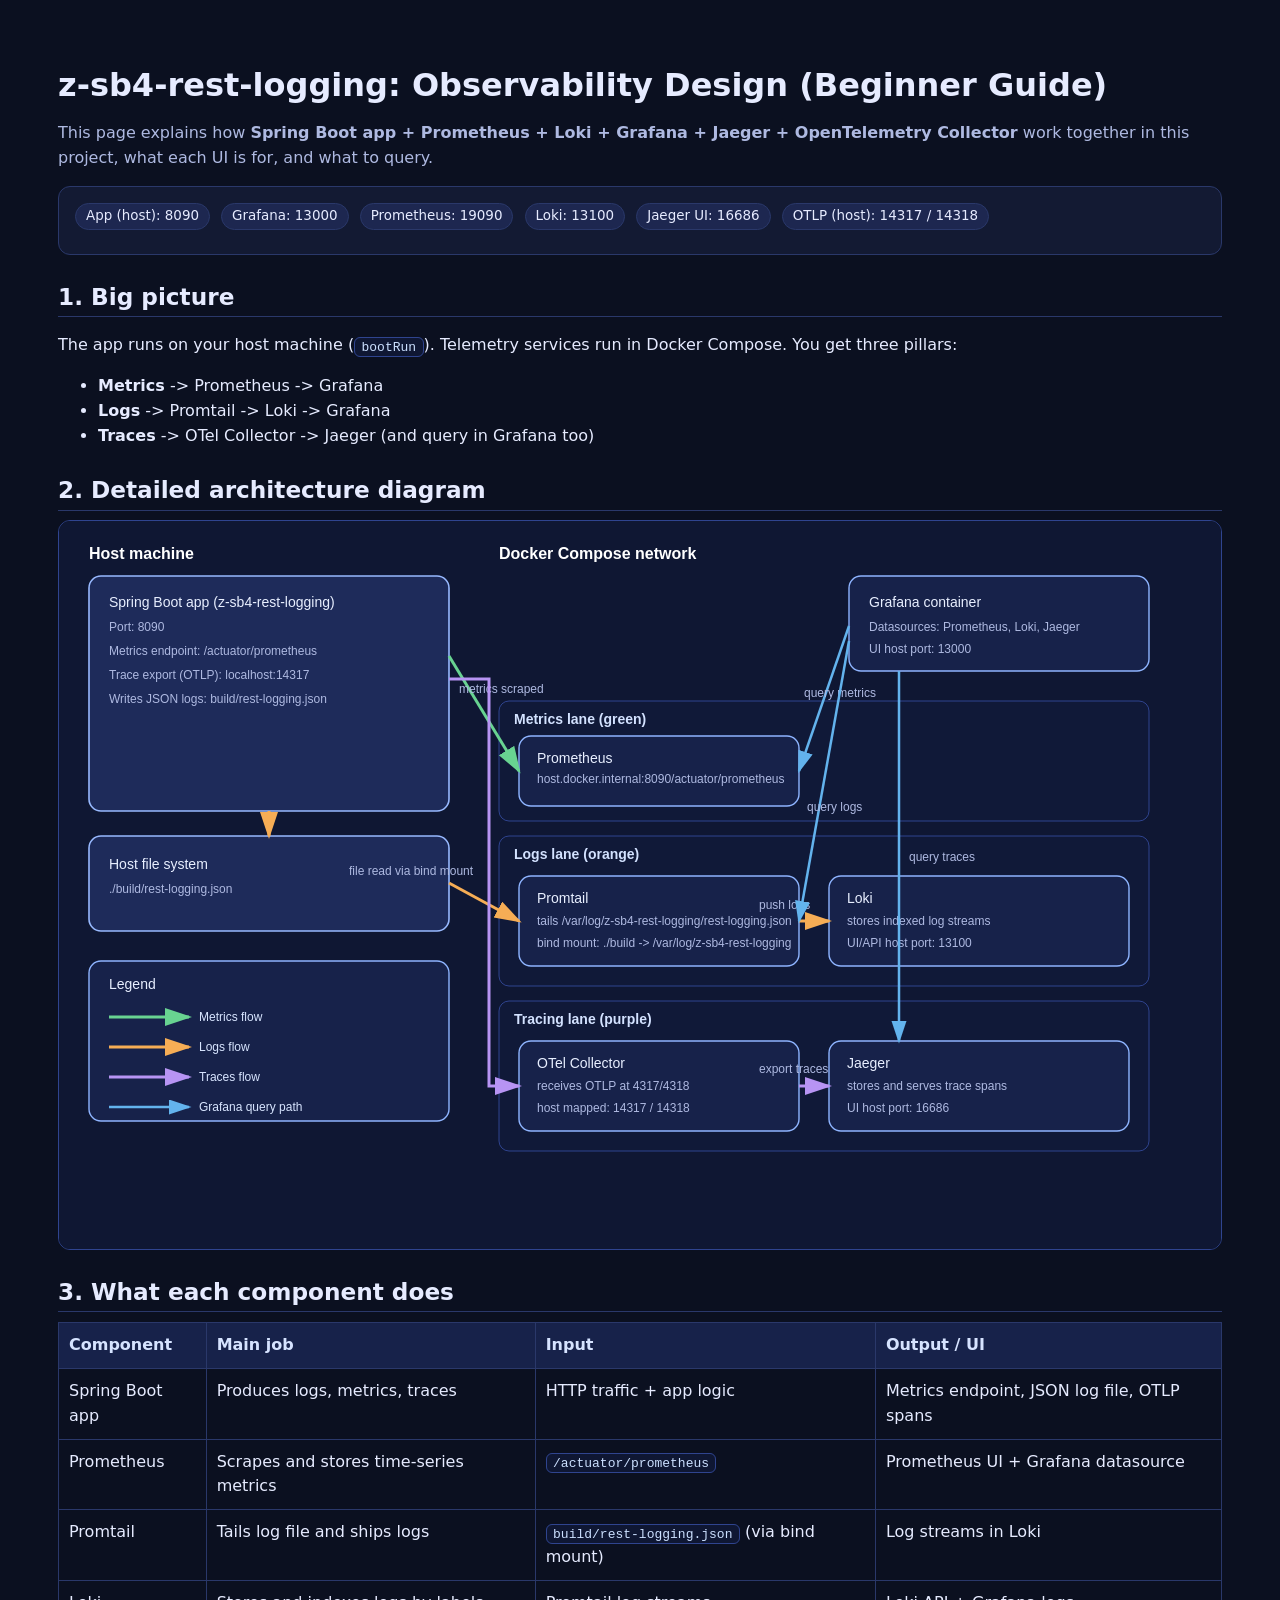
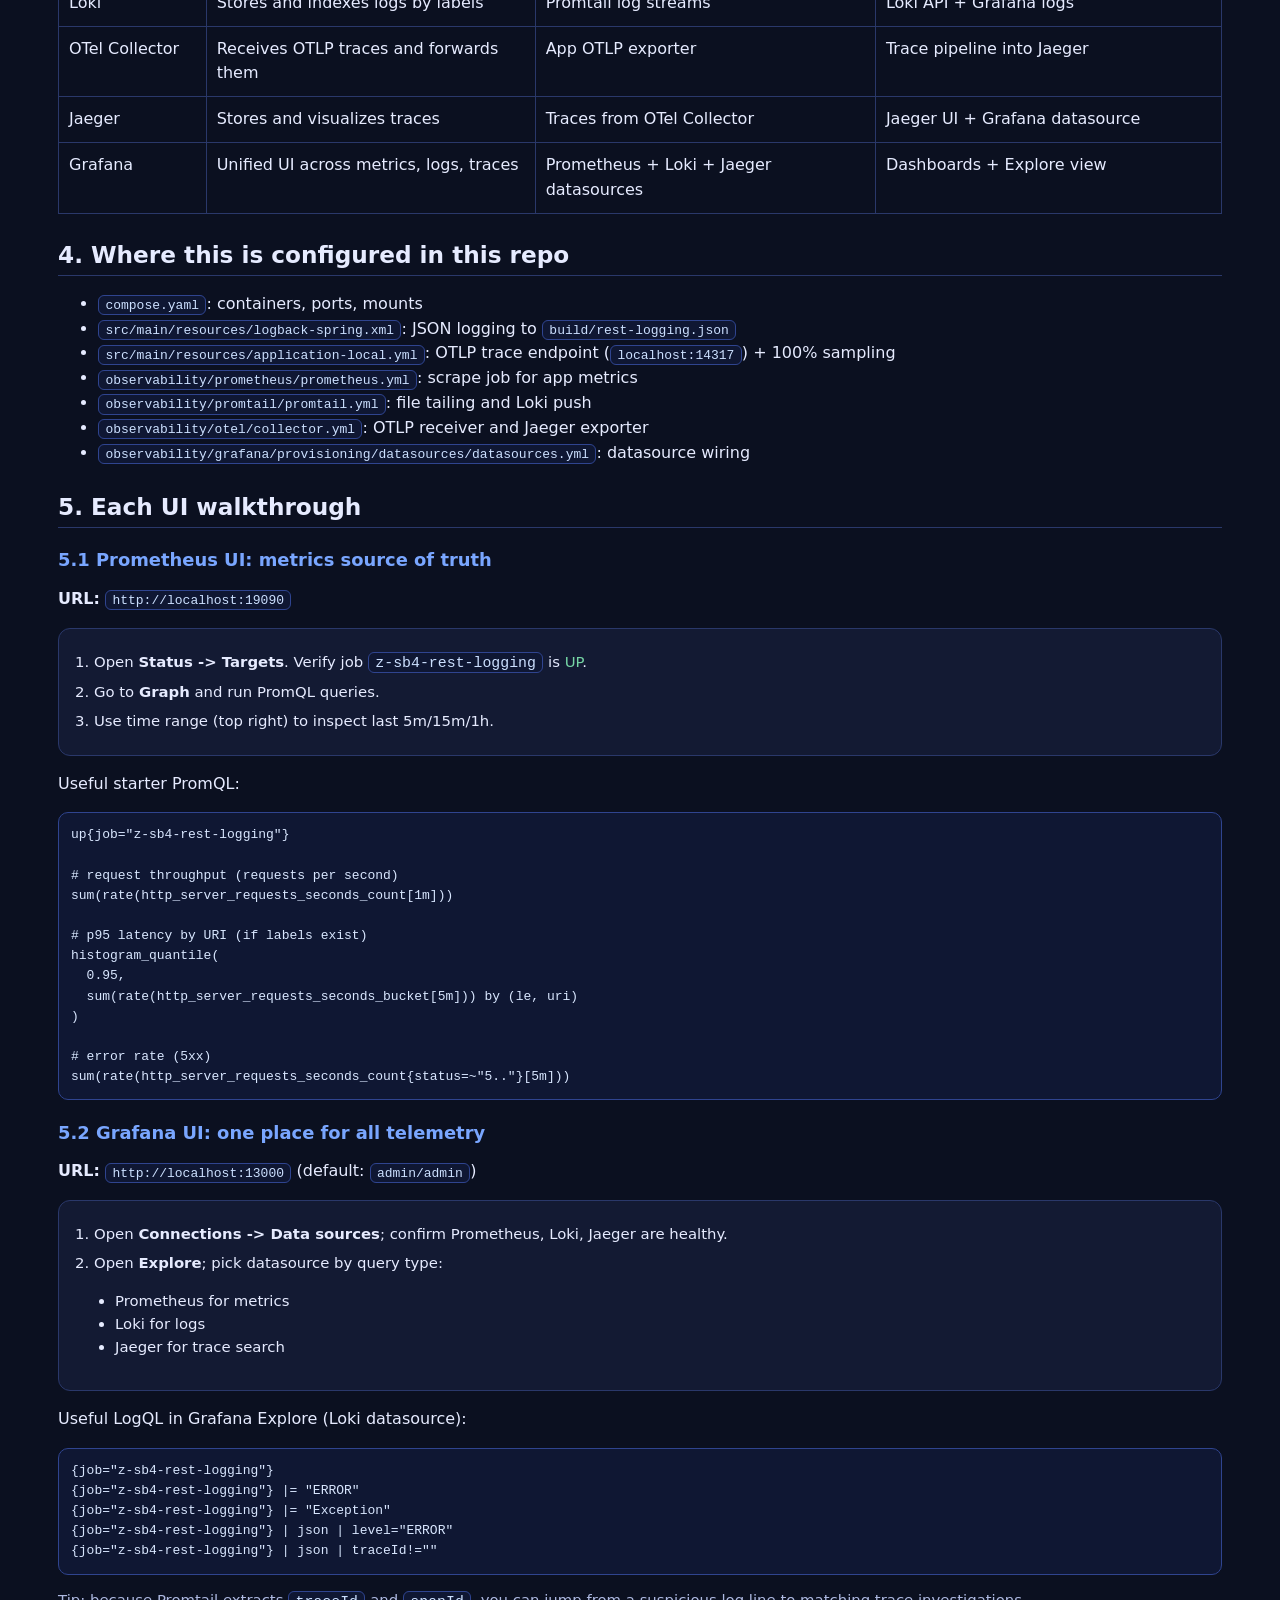
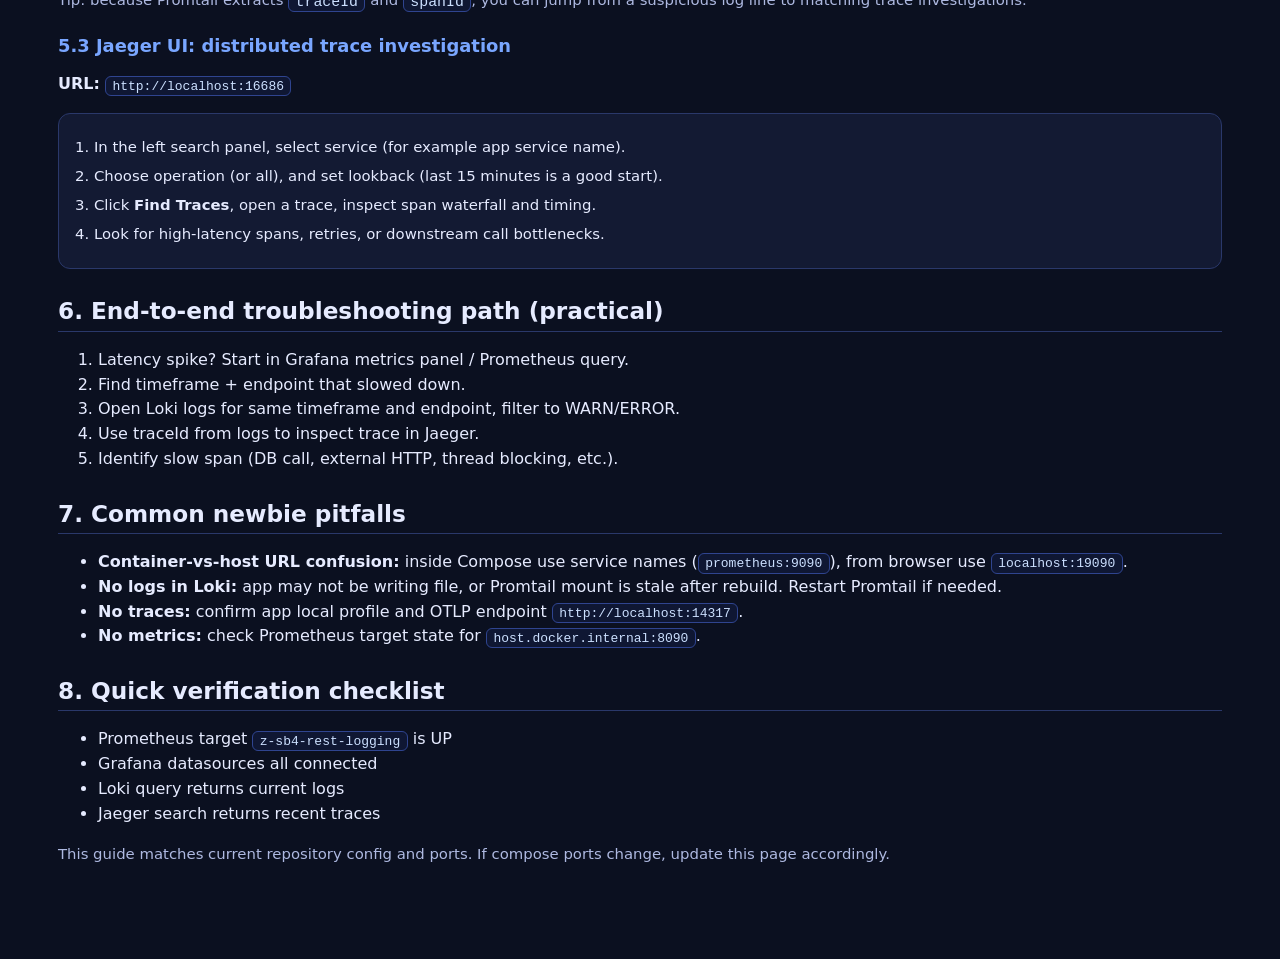
<file: z-sb4-rest-logging/docs/otel-desgin/index.html>
<!doctype html>
<html lang="en">
<head>
  <meta charset="UTF-8" />
  <meta name="viewport" content="width=device-width, initial-scale=1.0" />
  <title>z-sb4-rest-logging Observability Design</title>
  <style>
    :root {
      --bg: #0b1020;
      --panel: #131a33;
      --text: #e6ebff;
      --muted: #aeb9e1;
      --accent: #79a6ff;
      --ok: #76d6a6;
      --warn: #ffd27a;
      --line: #2a386a;
      --chip: #1d2750;
    }
    * { box-sizing: border-box; }
    body {
      margin: 0;
      font-family: ui-sans-serif, system-ui, -apple-system, Segoe UI, Roboto, Helvetica, Arial, sans-serif;
      background: var(--bg);
      color: var(--text);
      line-height: 1.55;
    }
    .wrap {
      max-width: 1200px;
      margin: 0 auto;
      padding: 28px 18px 80px;
    }
    h1, h2, h3 {
      margin-top: 1.2em;
      margin-bottom: 0.4em;
      line-height: 1.2;
    }
    h1 { font-size: 2rem; }
    h2 { font-size: 1.45rem; border-bottom: 1px solid var(--line); padding-bottom: 0.35rem; }
    h3 { font-size: 1.12rem; color: var(--accent); }
    p, li { color: var(--text); }
    .muted { color: var(--muted); }
    .panel {
      background: var(--panel);
      border: 1px solid var(--line);
      border-radius: 12px;
      padding: 16px;
      margin: 14px 0;
    }
    .chip {
      display: inline-block;
      background: var(--chip);
      border: 1px solid var(--line);
      color: var(--text);
      border-radius: 999px;
      padding: 2px 10px;
      margin-right: 6px;
      margin-bottom: 8px;
      font-size: 0.84rem;
    }
    code {
      background: #0f1733;
      color: #cce0ff;
      border: 1px solid #2f448f;
      border-radius: 6px;
      padding: 0.1rem 0.4rem;
    }
    pre {
      background: #0f1733;
      border: 1px solid #2f448f;
      border-radius: 10px;
      overflow-x: auto;
      padding: 12px;
      color: #d9e7ff;
    }
    table {
      width: 100%;
      border-collapse: collapse;
      margin: 10px 0 14px;
    }
    th, td {
      border: 1px solid var(--line);
      padding: 10px;
      text-align: left;
      vertical-align: top;
    }
    th {
      background: #17224a;
      color: #d6e3ff;
    }
    .ok { color: var(--ok); }
    .warn { color: var(--warn); }
    .small { font-size: 0.93rem; }
    .step { margin: 6px 0; }
    .diagram {
      width: 100%;
      background: #0f1733;
      border: 1px solid #2f448f;
      border-radius: 12px;
      padding: 10px;
      overflow-x: auto;
    }
  </style>
</head>
<body>
  <div class="wrap">
    <h1>z-sb4-rest-logging: Observability Design (Beginner Guide)</h1>
    <p class="muted">
      This page explains how <strong>Spring Boot app + Prometheus + Loki + Grafana + Jaeger + OpenTelemetry Collector</strong>
      work together in this project, what each UI is for, and what to query.
    </p>

    <div class="panel">
      <span class="chip">App (host): 8090</span>
      <span class="chip">Grafana: 13000</span>
      <span class="chip">Prometheus: 19090</span>
      <span class="chip">Loki: 13100</span>
      <span class="chip">Jaeger UI: 16686</span>
      <span class="chip">OTLP (host): 14317 / 14318</span>
    </div>

    <h2>1. Big picture</h2>
    <p>
      The app runs on your host machine (<code>bootRun</code>). Telemetry services run in Docker Compose.
      You get three pillars:
    </p>
    <ul>
      <li><strong>Metrics</strong> -> Prometheus -> Grafana</li>
      <li><strong>Logs</strong> -> Promtail -> Loki -> Grafana</li>
      <li><strong>Traces</strong> -> OTel Collector -> Jaeger (and query in Grafana too)</li>
    </ul>

    <h2>2. Detailed architecture diagram</h2>
    <div class="diagram">
      <svg width="1160" height="700" viewBox="0 0 1160 700" xmlns="http://www.w3.org/2000/svg" role="img" aria-label="Observability flow diagram">
        <defs>
          <marker id="arrowMetrics" markerWidth="10" markerHeight="10" refX="8" refY="3" orient="auto">
            <path d="M0,0 L0,6 L9,3 z" fill="#68d391" />
          </marker>
          <marker id="arrowLogs" markerWidth="10" markerHeight="10" refX="8" refY="3" orient="auto">
            <path d="M0,0 L0,6 L9,3 z" fill="#f6ad55" />
          </marker>
          <marker id="arrowTraces" markerWidth="10" markerHeight="10" refX="8" refY="3" orient="auto">
            <path d="M0,0 L0,6 L9,3 z" fill="#b794f4" />
          </marker>
          <marker id="arrowQuery" markerWidth="10" markerHeight="10" refX="8" refY="3" orient="auto">
            <path d="M0,0 L0,6 L9,3 z" fill="#63b3ed" />
          </marker>
          <style>
            .box { fill:#17224a; stroke:#8eb4ff; stroke-width:1.4; rx:12; ry:12; }
            .boxhost { fill:#1e2b5a; stroke:#98b9ff; stroke-width:1.6; rx:12; ry:12; }
            .lane { fill:#101938; stroke:#2f448f; stroke-width:1; rx:10; ry:10; }
            .label { fill:#e8efff; font: 14px sans-serif; }
            .sub { fill:#aeb9e1; font: 12px sans-serif; }
            .laneTitle { fill:#d3e2ff; font: 14px sans-serif; font-weight:700; }
            .arrowMetrics { stroke:#68d391; stroke-width:3; marker-end:url(#arrowMetrics); fill:none; }
            .arrowLogs { stroke:#f6ad55; stroke-width:3; marker-end:url(#arrowLogs); fill:none; }
            .arrowTraces { stroke:#b794f4; stroke-width:3; marker-end:url(#arrowTraces); fill:none; }
            .arrowQuery { stroke:#63b3ed; stroke-width:2.5; marker-end:url(#arrowQuery); fill:none; }
            .title { fill:#ffffff; font: 16px sans-serif; font-weight:700; }
            .legendText { fill:#d8e5ff; font: 12px sans-serif; }
          </style>
        </defs>

        <text x="20" y="28" class="title">Host machine</text>
        <text x="430" y="28" class="title">Docker Compose network</text>

        <rect class="boxhost" x="20" y="45" width="360" height="235" />
        <text class="label" x="40" y="76">Spring Boot app (z-sb4-rest-logging)</text>
        <text class="sub" x="40" y="100">Port: 8090</text>
        <text class="sub" x="40" y="124">Metrics endpoint: /actuator/prometheus</text>
        <text class="sub" x="40" y="148">Trace export (OTLP): localhost:14317</text>
        <text class="sub" x="40" y="172">Writes JSON logs: build/rest-logging.json</text>

        <rect class="boxhost" x="20" y="305" width="360" height="95" />
        <text class="label" x="40" y="338">Host file system</text>
        <text class="sub" x="40" y="362">./build/rest-logging.json</text>

        <rect class="box" x="780" y="45" width="300" height="95" />
        <text class="label" x="800" y="76">Grafana container</text>
        <text class="sub" x="800" y="100">Datasources: Prometheus, Loki, Jaeger</text>
        <text class="sub" x="800" y="122">UI host port: 13000</text>

        <rect class="lane" x="430" y="170" width="650" height="120" />
        <text class="laneTitle" x="445" y="193">Metrics lane (green)</text>
        <rect class="box" x="450" y="205" width="280" height="70" />
        <text class="label" x="468" y="232">Prometheus</text>
        <text class="sub" x="468" y="252">host.docker.internal:8090/actuator/prometheus</text>

        <rect class="lane" x="430" y="305" width="650" height="150" />
        <text class="laneTitle" x="445" y="328">Logs lane (orange)</text>
        <rect class="box" x="450" y="345" width="280" height="90" />
        <text class="label" x="468" y="372">Promtail</text>
        <text class="sub" x="468" y="394">tails /var/log/z-sb4-rest-logging/rest-logging.json</text>
        <text class="sub" x="468" y="416">bind mount: ./build -> /var/log/z-sb4-rest-logging</text>
        <rect class="box" x="760" y="345" width="300" height="90" />
        <text class="label" x="778" y="372">Loki</text>
        <text class="sub" x="778" y="394">stores indexed log streams</text>
        <text class="sub" x="778" y="416">UI/API host port: 13100</text>

        <rect class="lane" x="430" y="470" width="650" height="150" />
        <text class="laneTitle" x="445" y="493">Tracing lane (purple)</text>
        <rect class="box" x="450" y="510" width="280" height="90" />
        <text class="label" x="468" y="537">OTel Collector</text>
        <text class="sub" x="468" y="559">receives OTLP at 4317/4318</text>
        <text class="sub" x="468" y="581">host mapped: 14317 / 14318</text>
        <rect class="box" x="760" y="510" width="300" height="90" />
        <text class="label" x="778" y="537">Jaeger</text>
        <text class="sub" x="778" y="559">stores and serves trace spans</text>
        <text class="sub" x="778" y="581">UI host port: 16686</text>

        <path class="arrowMetrics" d="M380 125 L450 240" />
        <text class="sub" x="390" y="162">metrics scraped</text>

        <path class="arrowLogs" d="M200 280 L200 305" />
        <path class="arrowLogs" d="M380 352 L450 390" />
        <text class="sub" x="280" y="344">file read via bind mount</text>
        <path class="arrowLogs" d="M730 390 L760 390" />
        <text class="sub" x="690" y="378">push logs</text>

        <path class="arrowTraces" d="M380 148 L420 148 L420 555 L450 555" />
        <text class="sub" x="300" y="542">OTLP traces</text>
        <path class="arrowTraces" d="M730 555 L760 555" />
        <text class="sub" x="690" y="542">export traces</text>

        <path class="arrowQuery" d="M780 95 L730 240" />
        <text class="sub" x="735" y="166">query metrics</text>
        <path class="arrowQuery" d="M780 110 L730 390" />
        <text class="sub" x="738" y="280">query logs</text>
        <path class="arrowQuery" d="M830 140 L830 510" />
        <text class="sub" x="840" y="330">query traces</text>

        <rect class="box" x="20" y="430" width="360" height="160" />
        <text class="label" x="40" y="458">Legend</text>
        <line x1="40" y1="486" x2="120" y2="486" class="arrowMetrics" />
        <text class="legendText" x="130" y="490">Metrics flow</text>
        <line x1="40" y1="516" x2="120" y2="516" class="arrowLogs" />
        <text class="legendText" x="130" y="520">Logs flow</text>
        <line x1="40" y1="546" x2="120" y2="546" class="arrowTraces" />
        <text class="legendText" x="130" y="550">Traces flow</text>
        <line x1="40" y1="576" x2="120" y2="576" class="arrowQuery" />
        <text class="legendText" x="130" y="580">Grafana query path</text>
      </svg>
    </div>

    <h2>3. What each component does</h2>
    <table>
      <thead>
        <tr>
          <th>Component</th>
          <th>Main job</th>
          <th>Input</th>
          <th>Output / UI</th>
        </tr>
      </thead>
      <tbody>
        <tr>
          <td>Spring Boot app</td>
          <td>Produces logs, metrics, traces</td>
          <td>HTTP traffic + app logic</td>
          <td>Metrics endpoint, JSON log file, OTLP spans</td>
        </tr>
        <tr>
          <td>Prometheus</td>
          <td>Scrapes and stores time-series metrics</td>
          <td><code>/actuator/prometheus</code></td>
          <td>Prometheus UI + Grafana datasource</td>
        </tr>
        <tr>
          <td>Promtail</td>
          <td>Tails log file and ships logs</td>
          <td><code>build/rest-logging.json</code> (via bind mount)</td>
          <td>Log streams in Loki</td>
        </tr>
        <tr>
          <td>Loki</td>
          <td>Stores and indexes logs by labels</td>
          <td>Promtail log streams</td>
          <td>Loki API + Grafana logs</td>
        </tr>
        <tr>
          <td>OTel Collector</td>
          <td>Receives OTLP traces and forwards them</td>
          <td>App OTLP exporter</td>
          <td>Trace pipeline into Jaeger</td>
        </tr>
        <tr>
          <td>Jaeger</td>
          <td>Stores and visualizes traces</td>
          <td>Traces from OTel Collector</td>
          <td>Jaeger UI + Grafana datasource</td>
        </tr>
        <tr>
          <td>Grafana</td>
          <td>Unified UI across metrics, logs, traces</td>
          <td>Prometheus + Loki + Jaeger datasources</td>
          <td>Dashboards + Explore view</td>
        </tr>
      </tbody>
    </table>

    <h2>4. Where this is configured in this repo</h2>
    <ul>
      <li><code>compose.yaml</code>: containers, ports, mounts</li>
      <li><code>src/main/resources/logback-spring.xml</code>: JSON logging to <code>build/rest-logging.json</code></li>
      <li><code>src/main/resources/application-local.yml</code>: OTLP trace endpoint (<code>localhost:14317</code>) + 100% sampling</li>
      <li><code>observability/prometheus/prometheus.yml</code>: scrape job for app metrics</li>
      <li><code>observability/promtail/promtail.yml</code>: file tailing and Loki push</li>
      <li><code>observability/otel/collector.yml</code>: OTLP receiver and Jaeger exporter</li>
      <li><code>observability/grafana/provisioning/datasources/datasources.yml</code>: datasource wiring</li>
    </ul>

    <h2>5. Each UI walkthrough</h2>

    <h3>5.1 Prometheus UI: metrics source of truth</h3>
    <p><strong>URL:</strong> <code>http://localhost:19090</code></p>
    <div class="panel small">
      <div class="step">1. Open <strong>Status -> Targets</strong>. Verify job <code>z-sb4-rest-logging</code> is <span class="ok">UP</span>.</div>
      <div class="step">2. Go to <strong>Graph</strong> and run PromQL queries.</div>
      <div class="step">3. Use time range (top right) to inspect last 5m/15m/1h.</div>
    </div>
    <p>Useful starter PromQL:</p>
    <pre>up{job="z-sb4-rest-logging"}

# request throughput (requests per second)
sum(rate(http_server_requests_seconds_count[1m]))

# p95 latency by URI (if labels exist)
histogram_quantile(
  0.95,
  sum(rate(http_server_requests_seconds_bucket[5m])) by (le, uri)
)

# error rate (5xx)
sum(rate(http_server_requests_seconds_count{status=~"5.."}[5m]))</pre>

    <h3>5.2 Grafana UI: one place for all telemetry</h3>
    <p><strong>URL:</strong> <code>http://localhost:13000</code> (default: <code>admin/admin</code>)</p>
    <div class="panel small">
      <div class="step">1. Open <strong>Connections -> Data sources</strong>; confirm Prometheus, Loki, Jaeger are healthy.</div>
      <div class="step">2. Open <strong>Explore</strong>; pick datasource by query type:</div>
      <ul>
        <li>Prometheus for metrics</li>
        <li>Loki for logs</li>
        <li>Jaeger for trace search</li>
      </ul>
    </div>
    <p>Useful LogQL in Grafana Explore (Loki datasource):</p>
    <pre>{job="z-sb4-rest-logging"}
{job="z-sb4-rest-logging"} |= "ERROR"
{job="z-sb4-rest-logging"} |= "Exception"
{job="z-sb4-rest-logging"} | json | level="ERROR"
{job="z-sb4-rest-logging"} | json | traceId!=""</pre>
    <p class="small muted">
      Tip: because Promtail extracts <code>traceId</code> and <code>spanId</code>, you can jump from a suspicious log line to matching trace investigations.
    </p>

    <h3>5.3 Jaeger UI: distributed trace investigation</h3>
    <p><strong>URL:</strong> <code>http://localhost:16686</code></p>
    <div class="panel small">
      <div class="step">1. In the left search panel, select service (for example app service name).</div>
      <div class="step">2. Choose operation (or all), and set lookback (last 15 minutes is a good start).</div>
      <div class="step">3. Click <strong>Find Traces</strong>, open a trace, inspect span waterfall and timing.</div>
      <div class="step">4. Look for high-latency spans, retries, or downstream call bottlenecks.</div>
    </div>

    <h2>6. End-to-end troubleshooting path (practical)</h2>
    <ol>
      <li>Latency spike? Start in Grafana metrics panel / Prometheus query.</li>
      <li>Find timeframe + endpoint that slowed down.</li>
      <li>Open Loki logs for same timeframe and endpoint, filter to WARN/ERROR.</li>
      <li>Use traceId from logs to inspect trace in Jaeger.</li>
      <li>Identify slow span (DB call, external HTTP, thread blocking, etc.).</li>
    </ol>

    <h2>7. Common newbie pitfalls</h2>
    <ul>
      <li><strong>Container-vs-host URL confusion:</strong> inside Compose use service names (<code>prometheus:9090</code>), from browser use <code>localhost:19090</code>.</li>
      <li><strong>No logs in Loki:</strong> app may not be writing file, or Promtail mount is stale after rebuild. Restart Promtail if needed.</li>
      <li><strong>No traces:</strong> confirm app local profile and OTLP endpoint <code>http://localhost:14317</code>.</li>
      <li><strong>No metrics:</strong> check Prometheus target state for <code>host.docker.internal:8090</code>.</li>
    </ul>

    <h2>8. Quick verification checklist</h2>
    <ul>
      <li>Prometheus target <code>z-sb4-rest-logging</code> is UP</li>
      <li>Grafana datasources all connected</li>
      <li>Loki query returns current logs</li>
      <li>Jaeger search returns recent traces</li>
    </ul>

    <p class="muted small">
      This guide matches current repository config and ports. If compose ports change, update this page accordingly.
    </p>
  </div>
</body>
</html>
</file>
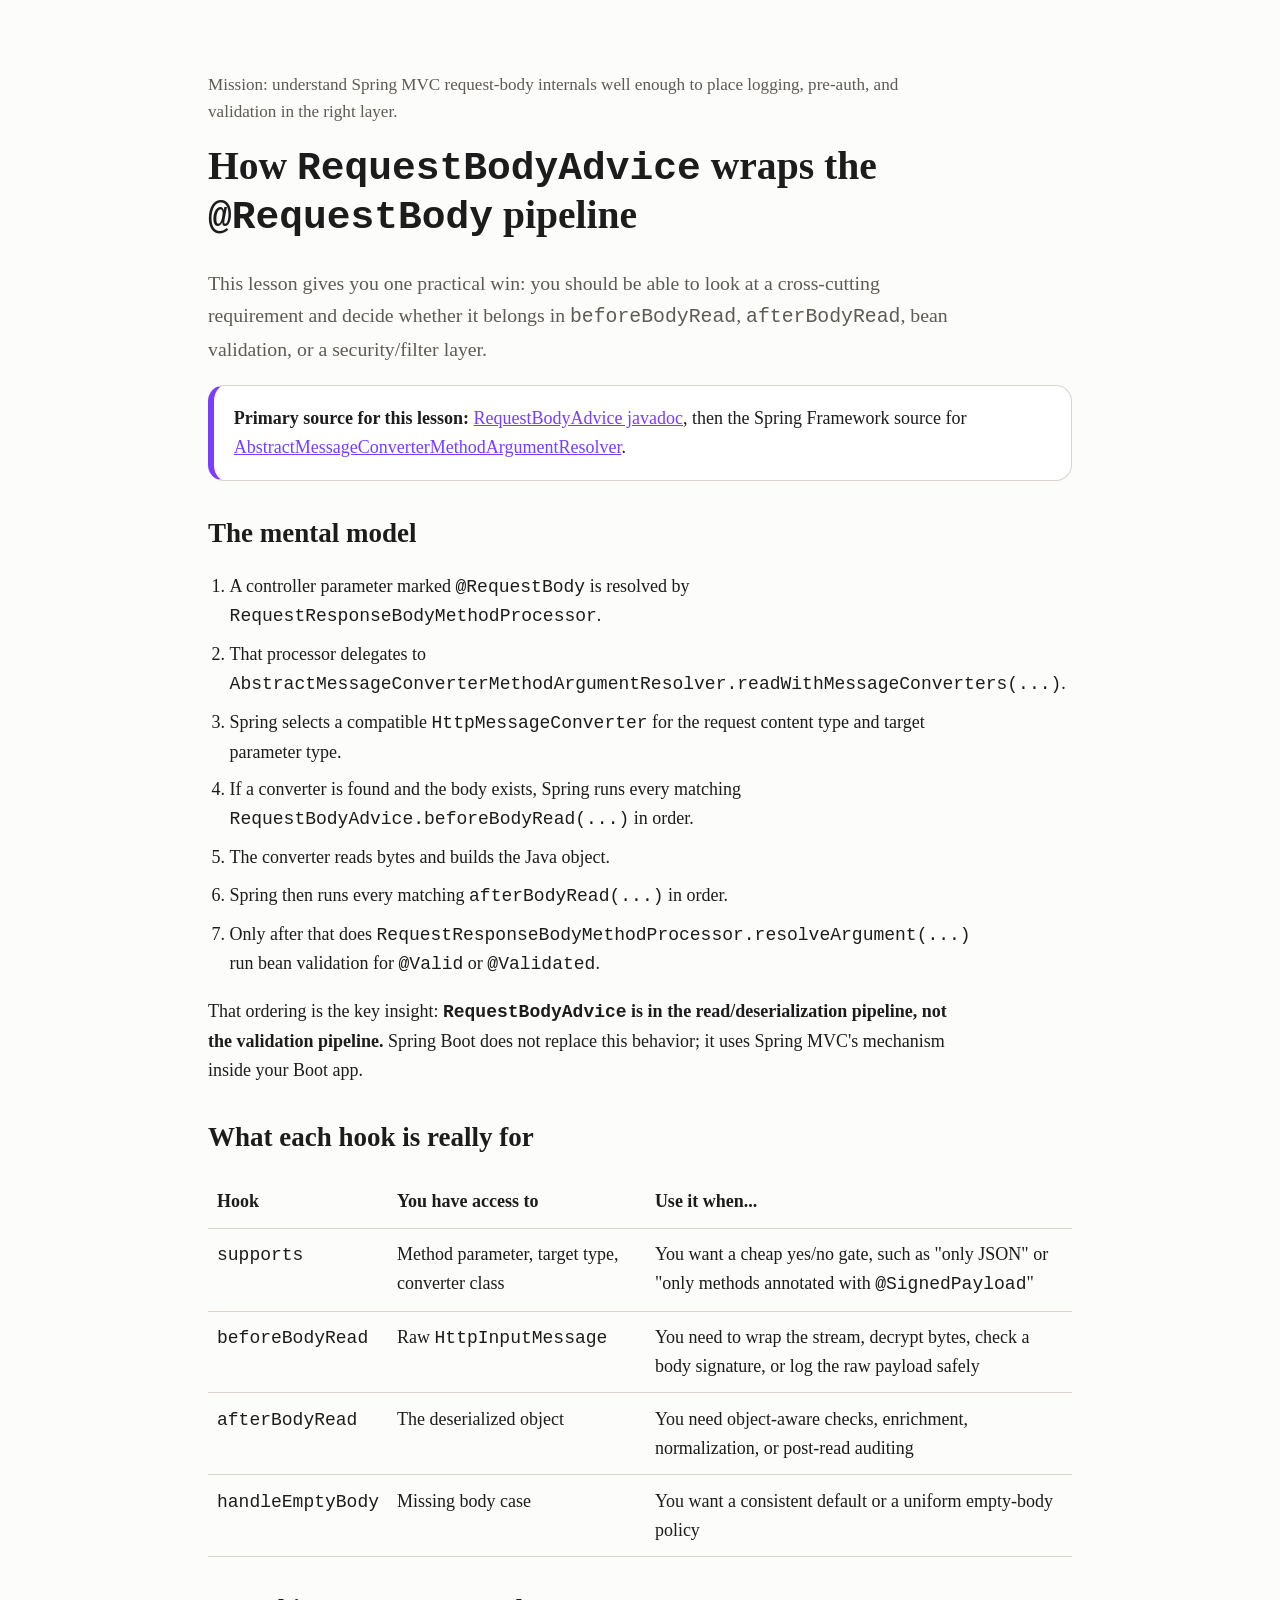
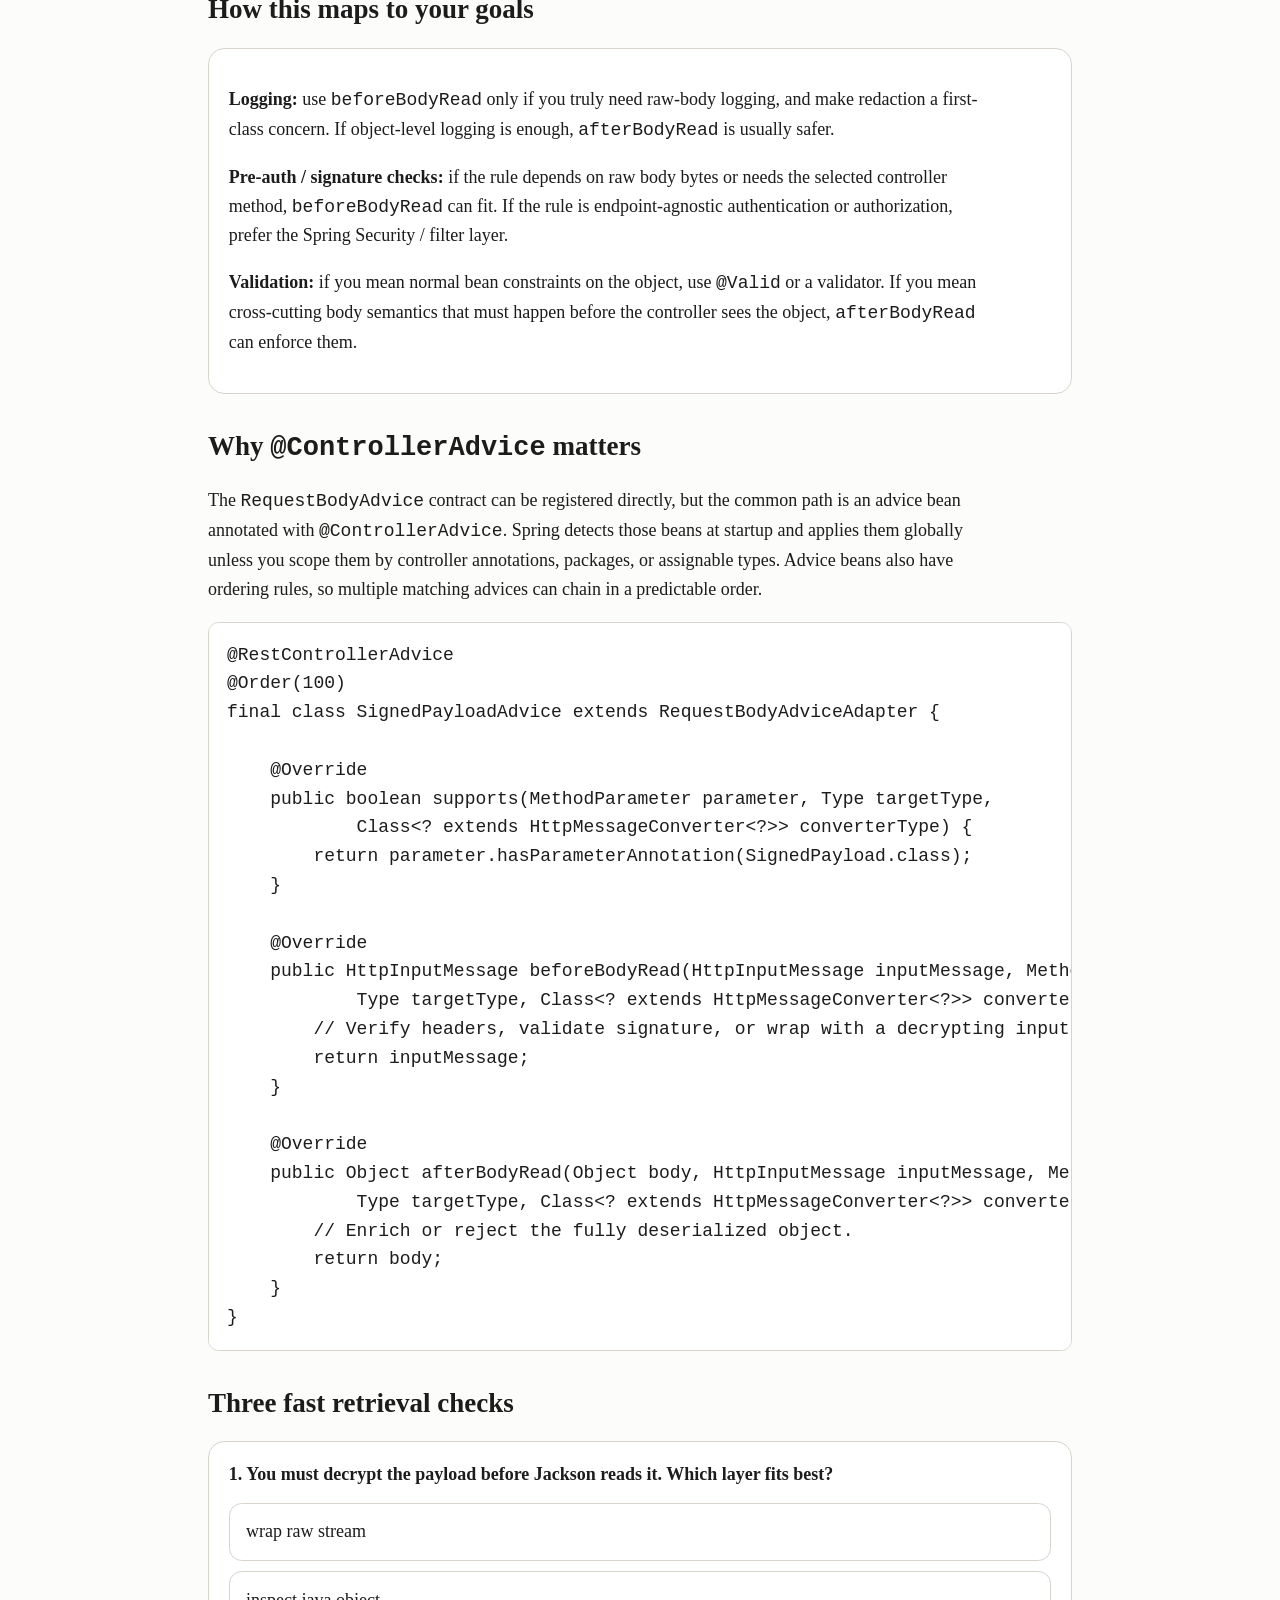
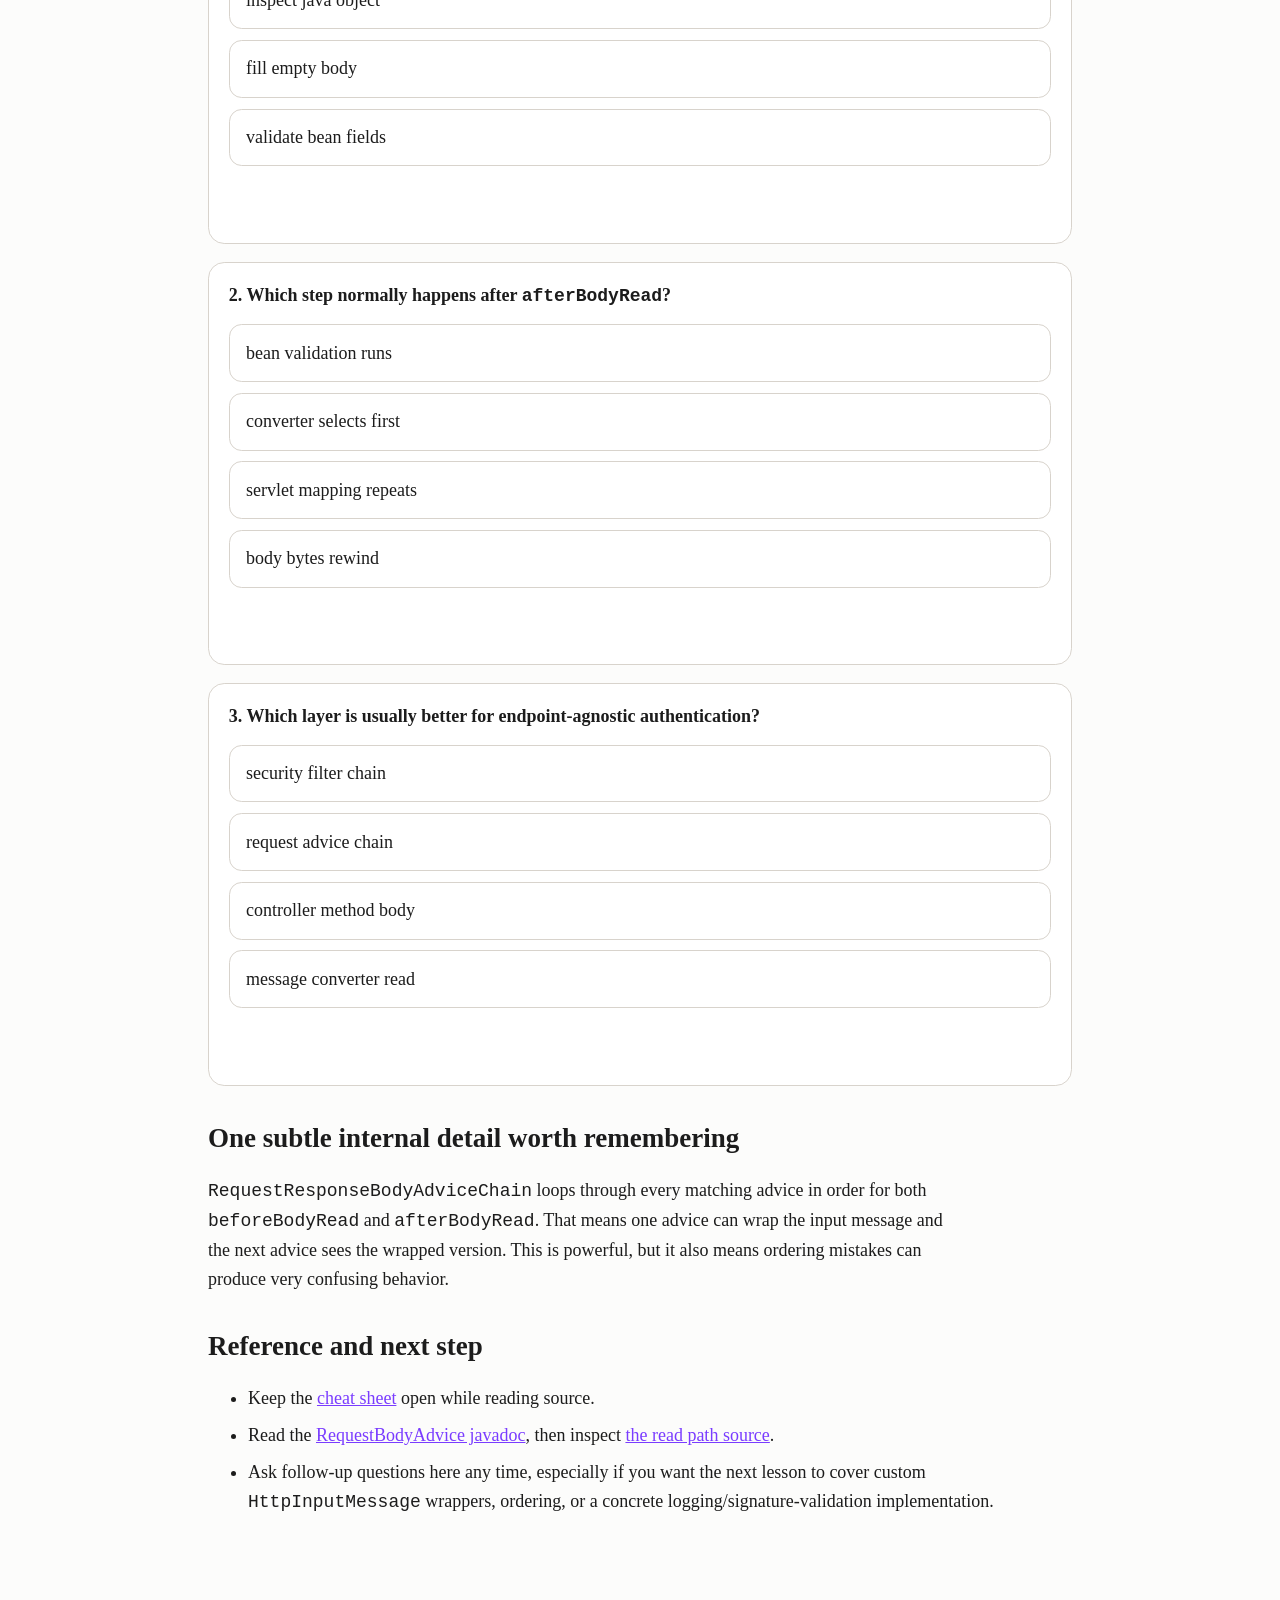
<file: z-teach-me-skill/lessons/0001-request-body-advice-internals.html>
<!DOCTYPE html>
<html lang="en">
<head>
  <meta charset="utf-8">
  <meta name="viewport" content="width=device-width, initial-scale=1">
  <title>Lesson 0001: RequestBodyAdvice internals</title>
  <link rel="stylesheet" href="../assets/course.css">
</head>
<body>
<main>
  <p class="small">Mission: understand Spring MVC request-body internals well enough to place logging, pre-auth, and validation in the right layer.</p>
  <h1>How <code>RequestBodyAdvice</code> wraps the <code>@RequestBody</code> pipeline</h1>
  <p class="lede">This lesson gives you one practical win: you should be able to look at a cross-cutting requirement and decide whether it belongs in <code>beforeBodyRead</code>, <code>afterBodyRead</code>, bean validation, or a security/filter layer.</p>

  <div class="callout">
    <strong>Primary source for this lesson:</strong>
    <a href="https://docs.spring.io/spring-framework/docs/current/javadoc-api/org/springframework/web/servlet/mvc/method/annotation/RequestBodyAdvice.html">RequestBodyAdvice javadoc</a>,
    then the Spring Framework source for
    <a href="https://github.com/spring-projects/spring-framework/blob/main/spring-webmvc/src/main/java/org/springframework/web/servlet/mvc/method/annotation/AbstractMessageConverterMethodArgumentResolver.java">AbstractMessageConverterMethodArgumentResolver</a>.
  </div>

  <h2>The mental model</h2>
  <ol class="pipeline">
    <li>A controller parameter marked <code>@RequestBody</code> is resolved by <code>RequestResponseBodyMethodProcessor</code>.</li>
    <li>That processor delegates to <code>AbstractMessageConverterMethodArgumentResolver.readWithMessageConverters(...)</code>.</li>
    <li>Spring selects a compatible <code>HttpMessageConverter</code> for the request content type and target parameter type.</li>
    <li>If a converter is found and the body exists, Spring runs every matching <code>RequestBodyAdvice.beforeBodyRead(...)</code> in order.</li>
    <li>The converter reads bytes and builds the Java object.</li>
    <li>Spring then runs every matching <code>afterBodyRead(...)</code> in order.</li>
    <li>Only after that does <code>RequestResponseBodyMethodProcessor.resolveArgument(...)</code> run bean validation for <code>@Valid</code> or <code>@Validated</code>.</li>
  </ol>

  <p>That ordering is the key insight: <strong><code>RequestBodyAdvice</code> is in the read/deserialization pipeline, not the validation pipeline.</strong> Spring Boot does not replace this behavior; it uses Spring MVC's mechanism inside your Boot app.</p>

  <h2>What each hook is really for</h2>
  <table>
    <thead>
      <tr>
        <th>Hook</th>
        <th>You have access to</th>
        <th>Use it when...</th>
      </tr>
    </thead>
    <tbody>
      <tr>
        <td><code>supports</code></td>
        <td>Method parameter, target type, converter class</td>
        <td>You want a cheap yes/no gate, such as "only JSON" or "only methods annotated with <code>@SignedPayload</code>"</td>
      </tr>
      <tr>
        <td><code>beforeBodyRead</code></td>
        <td>Raw <code>HttpInputMessage</code></td>
        <td>You need to wrap the stream, decrypt bytes, check a body signature, or log the raw payload safely</td>
      </tr>
      <tr>
        <td><code>afterBodyRead</code></td>
        <td>The deserialized object</td>
        <td>You need object-aware checks, enrichment, normalization, or post-read auditing</td>
      </tr>
      <tr>
        <td><code>handleEmptyBody</code></td>
        <td>Missing body case</td>
        <td>You want a consistent default or a uniform empty-body policy</td>
      </tr>
    </tbody>
  </table>

  <h2>How this maps to your goals</h2>
  <div class="card">
    <p><strong>Logging:</strong> use <code>beforeBodyRead</code> only if you truly need raw-body logging, and make redaction a first-class concern. If object-level logging is enough, <code>afterBodyRead</code> is usually safer.</p>
    <p><strong>Pre-auth / signature checks:</strong> if the rule depends on raw body bytes or needs the selected controller method, <code>beforeBodyRead</code> can fit. If the rule is endpoint-agnostic authentication or authorization, prefer the Spring Security / filter layer.</p>
    <p><strong>Validation:</strong> if you mean normal bean constraints on the object, use <code>@Valid</code> or a validator. If you mean cross-cutting body semantics that must happen before the controller sees the object, <code>afterBodyRead</code> can enforce them.</p>
  </div>

  <h2>Why <code>@ControllerAdvice</code> matters</h2>
  <p>The <code>RequestBodyAdvice</code> contract can be registered directly, but the common path is an advice bean annotated with <code>@ControllerAdvice</code>. Spring detects those beans at startup and applies them globally unless you scope them by controller annotations, packages, or assignable types. Advice beans also have ordering rules, so multiple matching advices can chain in a predictable order.</p>

  <pre><code>@RestControllerAdvice
@Order(100)
final class SignedPayloadAdvice extends RequestBodyAdviceAdapter {

    @Override
    public boolean supports(MethodParameter parameter, Type targetType,
            Class&lt;? extends HttpMessageConverter&lt;?&gt;&gt; converterType) {
        return parameter.hasParameterAnnotation(SignedPayload.class);
    }

    @Override
    public HttpInputMessage beforeBodyRead(HttpInputMessage inputMessage, MethodParameter parameter,
            Type targetType, Class&lt;? extends HttpMessageConverter&lt;?&gt;&gt; converterType) {
        // Verify headers, validate signature, or wrap with a decrypting input message.
        return inputMessage;
    }

    @Override
    public Object afterBodyRead(Object body, HttpInputMessage inputMessage, MethodParameter parameter,
            Type targetType, Class&lt;? extends HttpMessageConverter&lt;?&gt;&gt; converterType) {
        // Enrich or reject the fully deserialized object.
        return body;
    }
}</code></pre>

  <h2>Three fast retrieval checks</h2>

  <div class="quiz" data-answer="a">
    <strong>1. You must decrypt the payload before Jackson reads it. Which layer fits best?</strong>
    <div class="quiz-options">
      <button data-choice="a" data-explanation="Decryption must happen before the converter consumes the stream.">wrap raw stream</button>
      <button data-choice="b" data-explanation="Too late; the converter already built the object.">inspect java object</button>
      <button data-choice="c" data-explanation="That hook is only for missing bodies.">fill empty body</button>
      <button data-choice="d" data-explanation="Bean validation sees the object after deserialization.">validate bean fields</button>
    </div>
    <p class="quiz-feedback" aria-live="polite"></p>
  </div>

  <div class="quiz" data-answer="a">
    <strong>2. Which step normally happens after <code>afterBodyRead</code>?</strong>
    <div class="quiz-options">
      <button data-choice="a" data-explanation="`RequestResponseBodyMethodProcessor.resolveArgument(...)` validates afterward.">bean validation runs</button>
      <button data-choice="b" data-explanation="Converter selection already happened earlier.">converter selects first</button>
      <button data-choice="c" data-explanation="Handler mapping happened before argument resolution.">servlet mapping repeats</button>
      <button data-choice="d" data-explanation="The body stream is not rewound as a normal next step.">body bytes rewind</button>
    </div>
    <p class="quiz-feedback" aria-live="polite"></p>
  </div>

  <div class="quiz" data-answer="a">
    <strong>3. Which layer is usually better for endpoint-agnostic authentication?</strong>
    <div class="quiz-options">
      <button data-choice="a" data-explanation="Authentication that is not controller-specific usually belongs before MVC body resolution.">security filter chain</button>
      <button data-choice="b" data-explanation="Advice is better when the need is tied to body conversion or controller method context.">request advice chain</button>
      <button data-choice="c" data-explanation="That is too late and too local.">controller method body</button>
      <button data-choice="d" data-explanation="Converters deserialize; they are not the auth layer.">message converter read</button>
    </div>
    <p class="quiz-feedback" aria-live="polite"></p>
  </div>

  <h2>One subtle internal detail worth remembering</h2>
  <p><code>RequestResponseBodyAdviceChain</code> loops through every matching advice in order for both <code>beforeBodyRead</code> and <code>afterBodyRead</code>. That means one advice can wrap the input message and the next advice sees the wrapped version. This is powerful, but it also means ordering mistakes can produce very confusing behavior.</p>

  <h2>Reference and next step</h2>
  <ul class="next-steps">
    <li>Keep the <a href="../reference/request-body-advice-cheat-sheet.html">cheat sheet</a> open while reading source.</li>
    <li>Read the <a href="https://docs.spring.io/spring-framework/docs/current/javadoc-api/org/springframework/web/servlet/mvc/method/annotation/RequestBodyAdvice.html">RequestBodyAdvice javadoc</a>, then inspect <a href="https://github.com/spring-projects/spring-framework/blob/main/spring-webmvc/src/main/java/org/springframework/web/servlet/mvc/method/annotation/AbstractMessageConverterMethodArgumentResolver.java">the read path source</a>.</li>
    <li>Ask follow-up questions here any time, especially if you want the next lesson to cover custom <code>HttpInputMessage</code> wrappers, ordering, or a concrete logging/signature-validation implementation.</li>
  </ul>
</main>
<script src="../assets/quiz.js"></script>
</body>
</html>
</file>
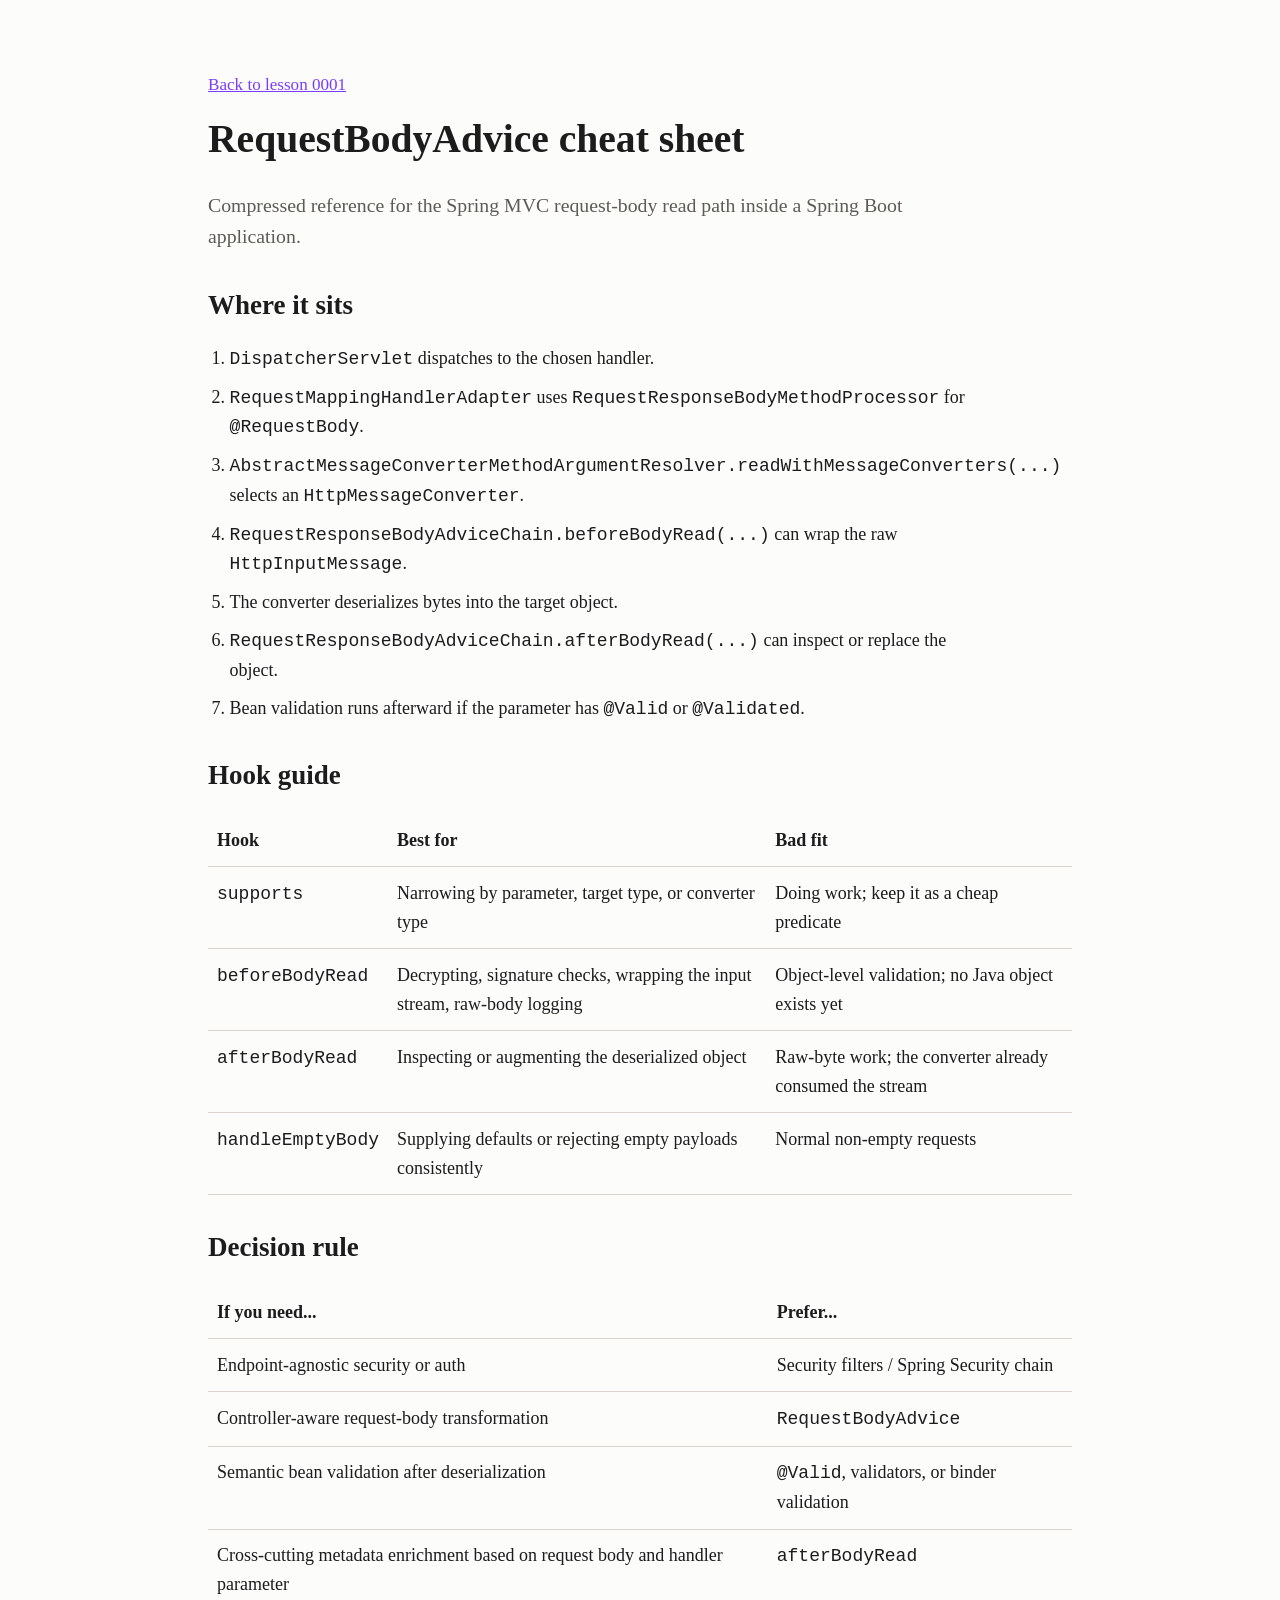
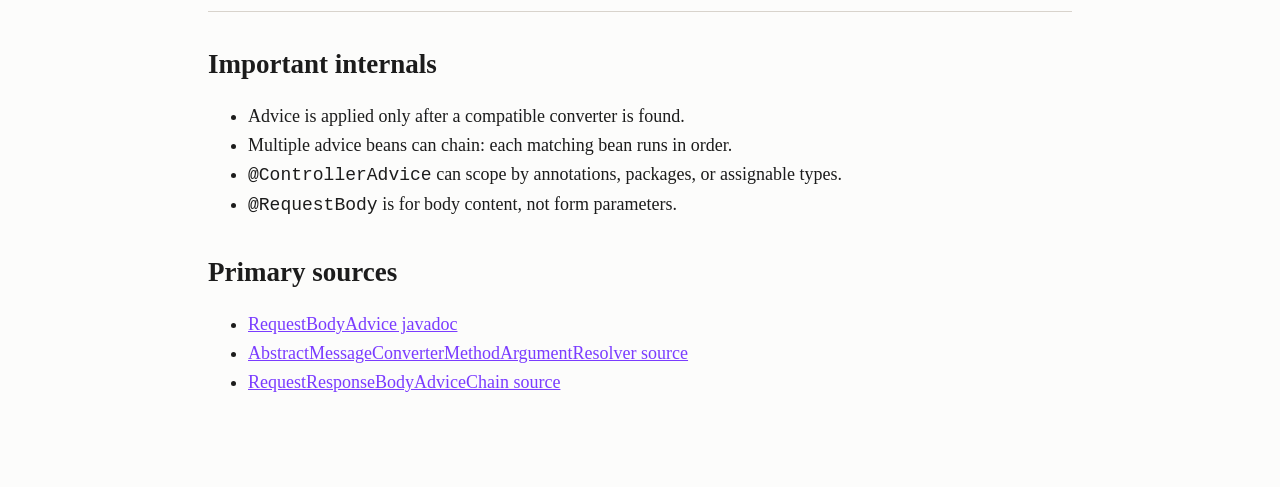
<file: z-teach-me-skill/reference/request-body-advice-cheat-sheet.html>
<!DOCTYPE html>
<html lang="en">
<head>
  <meta charset="utf-8">
  <meta name="viewport" content="width=device-width, initial-scale=1">
  <title>RequestBodyAdvice Cheat Sheet</title>
  <link rel="stylesheet" href="../assets/course.css">
</head>
<body>
<main>
  <p class="small"><a href="../lessons/0001-request-body-advice-internals.html">Back to lesson 0001</a></p>
  <h1>RequestBodyAdvice cheat sheet</h1>
  <p class="lede">Compressed reference for the Spring MVC request-body read path inside a Spring Boot application.</p>

  <h2>Where it sits</h2>
  <ol class="pipeline">
    <li><code>DispatcherServlet</code> dispatches to the chosen handler.</li>
    <li><code>RequestMappingHandlerAdapter</code> uses <code>RequestResponseBodyMethodProcessor</code> for <code>@RequestBody</code>.</li>
    <li><code>AbstractMessageConverterMethodArgumentResolver.readWithMessageConverters(...)</code> selects an <code>HttpMessageConverter</code>.</li>
    <li><code>RequestResponseBodyAdviceChain.beforeBodyRead(...)</code> can wrap the raw <code>HttpInputMessage</code>.</li>
    <li>The converter deserializes bytes into the target object.</li>
    <li><code>RequestResponseBodyAdviceChain.afterBodyRead(...)</code> can inspect or replace the object.</li>
    <li>Bean validation runs afterward if the parameter has <code>@Valid</code> or <code>@Validated</code>.</li>
  </ol>

  <h2>Hook guide</h2>
  <table>
    <thead>
      <tr>
        <th>Hook</th>
        <th>Best for</th>
        <th>Bad fit</th>
      </tr>
    </thead>
    <tbody>
      <tr>
        <td><code>supports</code></td>
        <td>Narrowing by parameter, target type, or converter type</td>
        <td>Doing work; keep it as a cheap predicate</td>
      </tr>
      <tr>
        <td><code>beforeBodyRead</code></td>
        <td>Decrypting, signature checks, wrapping the input stream, raw-body logging</td>
        <td>Object-level validation; no Java object exists yet</td>
      </tr>
      <tr>
        <td><code>afterBodyRead</code></td>
        <td>Inspecting or augmenting the deserialized object</td>
        <td>Raw-byte work; the converter already consumed the stream</td>
      </tr>
      <tr>
        <td><code>handleEmptyBody</code></td>
        <td>Supplying defaults or rejecting empty payloads consistently</td>
        <td>Normal non-empty requests</td>
      </tr>
    </tbody>
  </table>

  <h2>Decision rule</h2>
  <table>
    <thead>
      <tr>
        <th>If you need...</th>
        <th>Prefer...</th>
      </tr>
    </thead>
    <tbody>
      <tr>
        <td>Endpoint-agnostic security or auth</td>
        <td>Security filters / Spring Security chain</td>
      </tr>
      <tr>
        <td>Controller-aware request-body transformation</td>
        <td><code>RequestBodyAdvice</code></td>
      </tr>
      <tr>
        <td>Semantic bean validation after deserialization</td>
        <td><code>@Valid</code>, validators, or binder validation</td>
      </tr>
      <tr>
        <td>Cross-cutting metadata enrichment based on request body and handler parameter</td>
        <td><code>afterBodyRead</code></td>
      </tr>
    </tbody>
  </table>

  <h2>Important internals</h2>
  <ul>
    <li>Advice is applied only after a compatible converter is found.</li>
    <li>Multiple advice beans can chain: each matching bean runs in order.</li>
    <li><code>@ControllerAdvice</code> can scope by annotations, packages, or assignable types.</li>
    <li><code>@RequestBody</code> is for body content, not form parameters.</li>
  </ul>

  <h2>Primary sources</h2>
  <ul>
    <li><a href="https://docs.spring.io/spring-framework/docs/current/javadoc-api/org/springframework/web/servlet/mvc/method/annotation/RequestBodyAdvice.html">RequestBodyAdvice javadoc</a></li>
    <li><a href="https://github.com/spring-projects/spring-framework/blob/main/spring-webmvc/src/main/java/org/springframework/web/servlet/mvc/method/annotation/AbstractMessageConverterMethodArgumentResolver.java">AbstractMessageConverterMethodArgumentResolver source</a></li>
    <li><a href="https://github.com/spring-projects/spring-framework/blob/main/spring-webmvc/src/main/java/org/springframework/web/servlet/mvc/method/annotation/RequestResponseBodyAdviceChain.java">RequestResponseBodyAdviceChain source</a></li>
  </ul>
</main>
</body>
</html>
</file>
<file: z-teach-me-skill/assets/course.css>
:root {
  color-scheme: light dark;
  --bg: #fcfcfb;
  --fg: #1c1c1c;
  --muted: #5e5a55;
  --line: #d8d3cc;
  --accent: #7a3cff;
  --accent-soft: #f2ebff;
  --good: #1f7a45;
  --bad: #b3261e;
  --card: #ffffff;
}

@media (prefers-color-scheme: dark) {
  :root {
    --bg: #121212;
    --fg: #efefef;
    --muted: #beb8b0;
    --line: #35322e;
    --accent: #b89cff;
    --accent-soft: #211733;
    --good: #77d39a;
    --bad: #ff8a80;
    --card: #191919;
  }
}

html {
  font-size: 18px;
}

body {
  margin: 0;
  background: var(--bg);
  color: var(--fg);
  font-family: "Iowan Old Style", "Palatino Linotype", "Book Antiqua", Palatino, Georgia, serif;
  line-height: 1.6;
}

main {
  max-width: 48rem;
  margin: 0 auto;
  padding: 3rem 1.25rem 4rem;
}

h1, h2, h3 {
  line-height: 1.2;
  margin-top: 2rem;
}

h1 {
  font-size: 2.2rem;
  margin-top: 0;
}

p, li, td, th {
  max-width: 42rem;
}

a {
  color: var(--accent);
}

code, pre {
  font-family: "SFMono-Regular", Consolas, "Liberation Mono", Menlo, monospace;
}

pre {
  overflow-x: auto;
  background: var(--card);
  border: 1px solid var(--line);
  border-radius: 0.6rem;
  padding: 1rem;
}

.lede {
  font-size: 1.1rem;
  color: var(--muted);
}

.card,
.callout,
.quiz {
  background: var(--card);
  border: 1px solid var(--line);
  border-radius: 0.9rem;
  padding: 1rem 1.1rem;
  margin: 1rem 0;
}

.callout {
  border-left: 0.35rem solid var(--accent);
}

.small {
  color: var(--muted);
  font-size: 0.95rem;
}

table {
  width: 100%;
  border-collapse: collapse;
  margin: 1rem 0 1.5rem;
}

th, td {
  border-bottom: 1px solid var(--line);
  text-align: left;
  vertical-align: top;
  padding: 0.65rem 0.5rem;
}

.pipeline {
  padding-left: 1.2rem;
}

.pipeline li {
  margin: 0.5rem 0;
}

.quiz-options {
  display: grid;
  gap: 0.6rem;
  margin-top: 0.75rem;
}

.quiz button {
  font: inherit;
  text-align: left;
  padding: 0.75rem 0.9rem;
  border-radius: 0.7rem;
  border: 1px solid var(--line);
  background: transparent;
  color: inherit;
  cursor: pointer;
}

.quiz button:hover,
.quiz button:focus-visible {
  border-color: var(--accent);
  outline: none;
}

.quiz-feedback {
  min-height: 1.5rem;
  margin-top: 0.75rem;
  font-weight: 600;
}

.quiz-feedback.good {
  color: var(--good);
}

.quiz-feedback.bad {
  color: var(--bad);
}

.next-steps li {
  margin-bottom: 0.45rem;
}

@media print {
  body {
    background: #fff;
    color: #000;
  }

  .quiz button {
    border-color: #999;
  }
}
</file>
